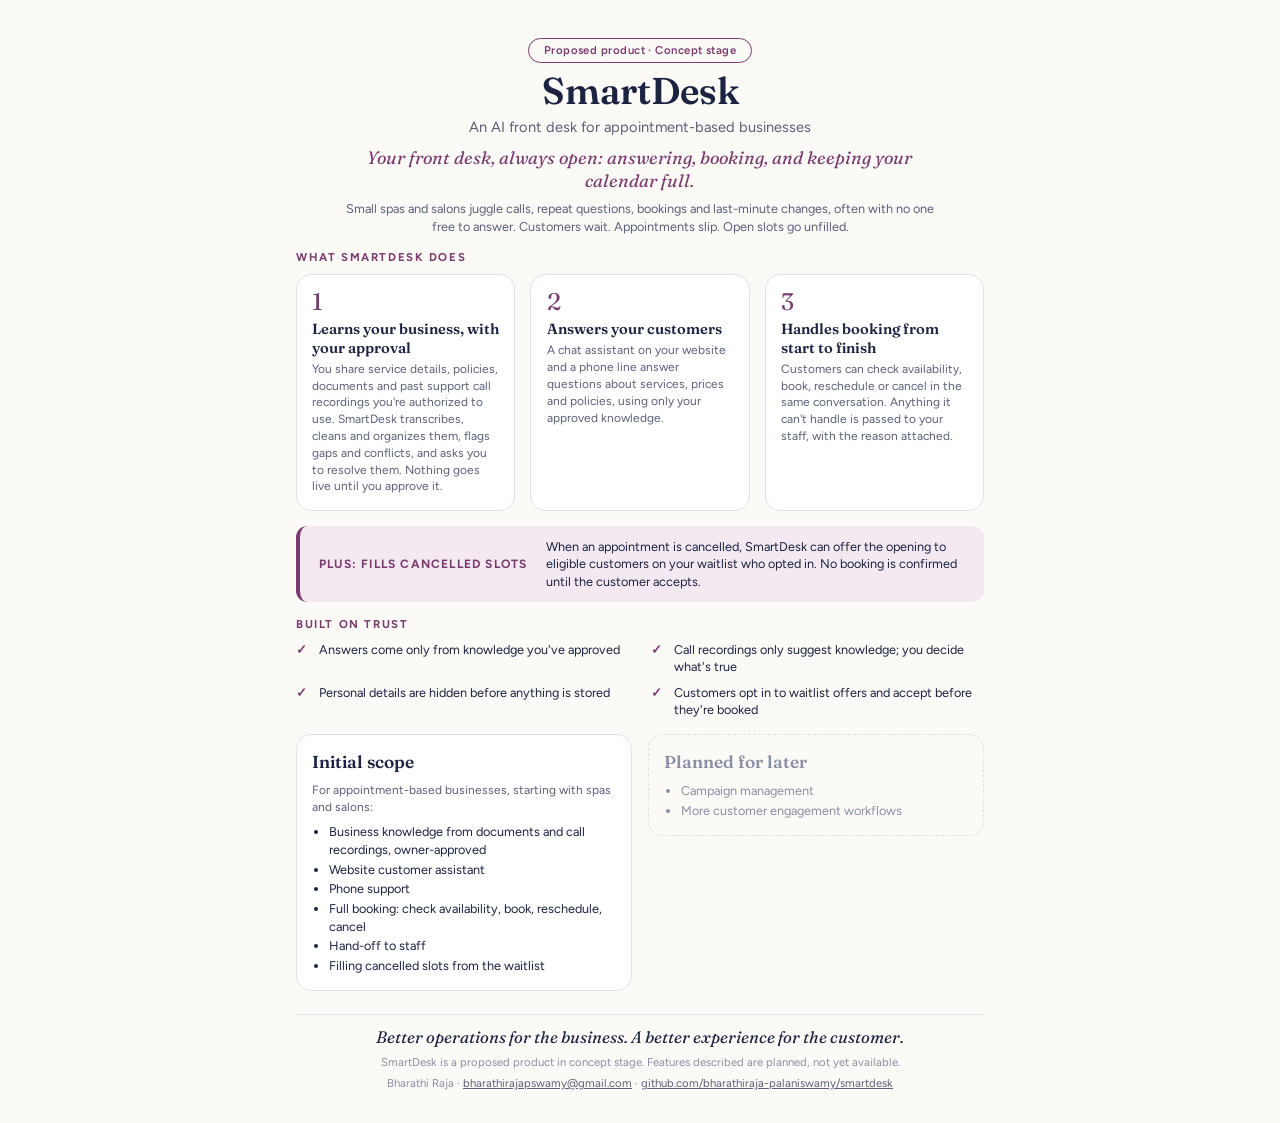
<file: pamphlet/index.html>
<!doctype html>
<html lang="en">
<head>
<meta charset="utf-8">
<meta name="viewport" content="width=device-width, initial-scale=1">
<title>SmartDesk</title>
<link rel="preconnect" href="https://fonts.googleapis.com">
<link rel="preconnect" href="https://fonts.gstatic.com" crossorigin>
<link href="https://fonts.googleapis.com/css2?family=Figtree:wght@400;600;700&family=Fraunces:ital,wght@0,600;1,400&display=swap" rel="stylesheet">
<link rel="stylesheet" href="pamphlet.css">
</head>
<body>
<main class="page">

  <header class="hero">
    <span class="badge">Proposed product · Concept stage</span>
    <h1>SmartDesk</h1>
    <p class="subtitle">An AI front desk for appointment-based businesses</p>
    <p class="headline">Your front desk, always open: answering, booking, and keeping your calendar full.</p>
    <p class="problem">Small spas and salons juggle calls, repeat questions, bookings and last-minute changes, often with no one free to answer. Customers wait. Appointments slip. Open slots go unfilled.</p>
  </header>

  <section>
    <p class="label">What SmartDesk does</p>
    <div class="steps">
      <article class="card">
        <span class="num">1</span>
        <h3>Learns your business, with your approval</h3>
        <p>You share service details, policies, documents and past support call recordings you're authorized to use. SmartDesk transcribes, cleans and organizes them, flags gaps and conflicts, and asks you to resolve them. Nothing goes live until you approve it.</p>
      </article>
      <article class="card">
        <span class="num">2</span>
        <h3>Answers your customers</h3>
        <p>A chat assistant on your website and a phone line answer questions about services, prices and policies, using only your approved knowledge.</p>
      </article>
      <article class="card">
        <span class="num">3</span>
        <h3>Handles booking from start to finish</h3>
        <p>Customers can check availability, book, reschedule or cancel in the same conversation. Anything it can't handle is passed to your staff, with the reason attached.</p>
      </article>
    </div>
  </section>

  <div class="plus">
    <strong>Plus: fills cancelled slots</strong>
    <p>When an appointment is cancelled, SmartDesk can offer the opening to eligible customers on your waitlist who opted in. No booking is confirmed until the customer accepts.</p>
  </div>

  <section>
    <p class="label">Built on trust</p>
    <ul class="trust">
      <li>Answers come only from knowledge you've approved</li>
      <li>Call recordings only suggest knowledge; you decide what's true</li>
      <li>Personal details are hidden before anything is stored</li>
      <li>Customers opt in to waitlist offers and accept before they're booked</li>
    </ul>
  </section>

  <section class="scope">
    <div class="card">
      <h2>Initial scope</h2>
      <p class="note">For appointment-based businesses, starting with spas and salons:</p>
      <ul>
        <li>Business knowledge from documents and call recordings, owner-approved</li>
        <li>Website customer assistant</li>
        <li>Phone support</li>
        <li>Full booking: check availability, book, reschedule, cancel</li>
        <li>Hand-off to staff</li>
        <li>Filling cancelled slots from the waitlist</li>
      </ul>
    </div>
    <div class="card later">
      <h2>Planned for later</h2>
      <ul>
        <li>Campaign management</li>
        <li>More customer engagement workflows</li>
      </ul>
    </div>
  </section>

  <footer>
    <p class="closing">Better operations for the business. A better experience for the customer.</p>
    <p class="disclaimer">SmartDesk is a proposed product in concept stage. Features described are planned, not yet available.</p>
    <p class="contact">Bharathi Raja · <a href="mailto:bharathirajapswamy@gmail.com">bharathirajapswamy@gmail.com</a> · <a href="https://github.com/BharathiRaja-Palaniswamy/smartdesk">github.com/bharathiraja-palaniswamy/smartdesk</a></p>
  </footer>

</main>
</body>
</html>
</file>
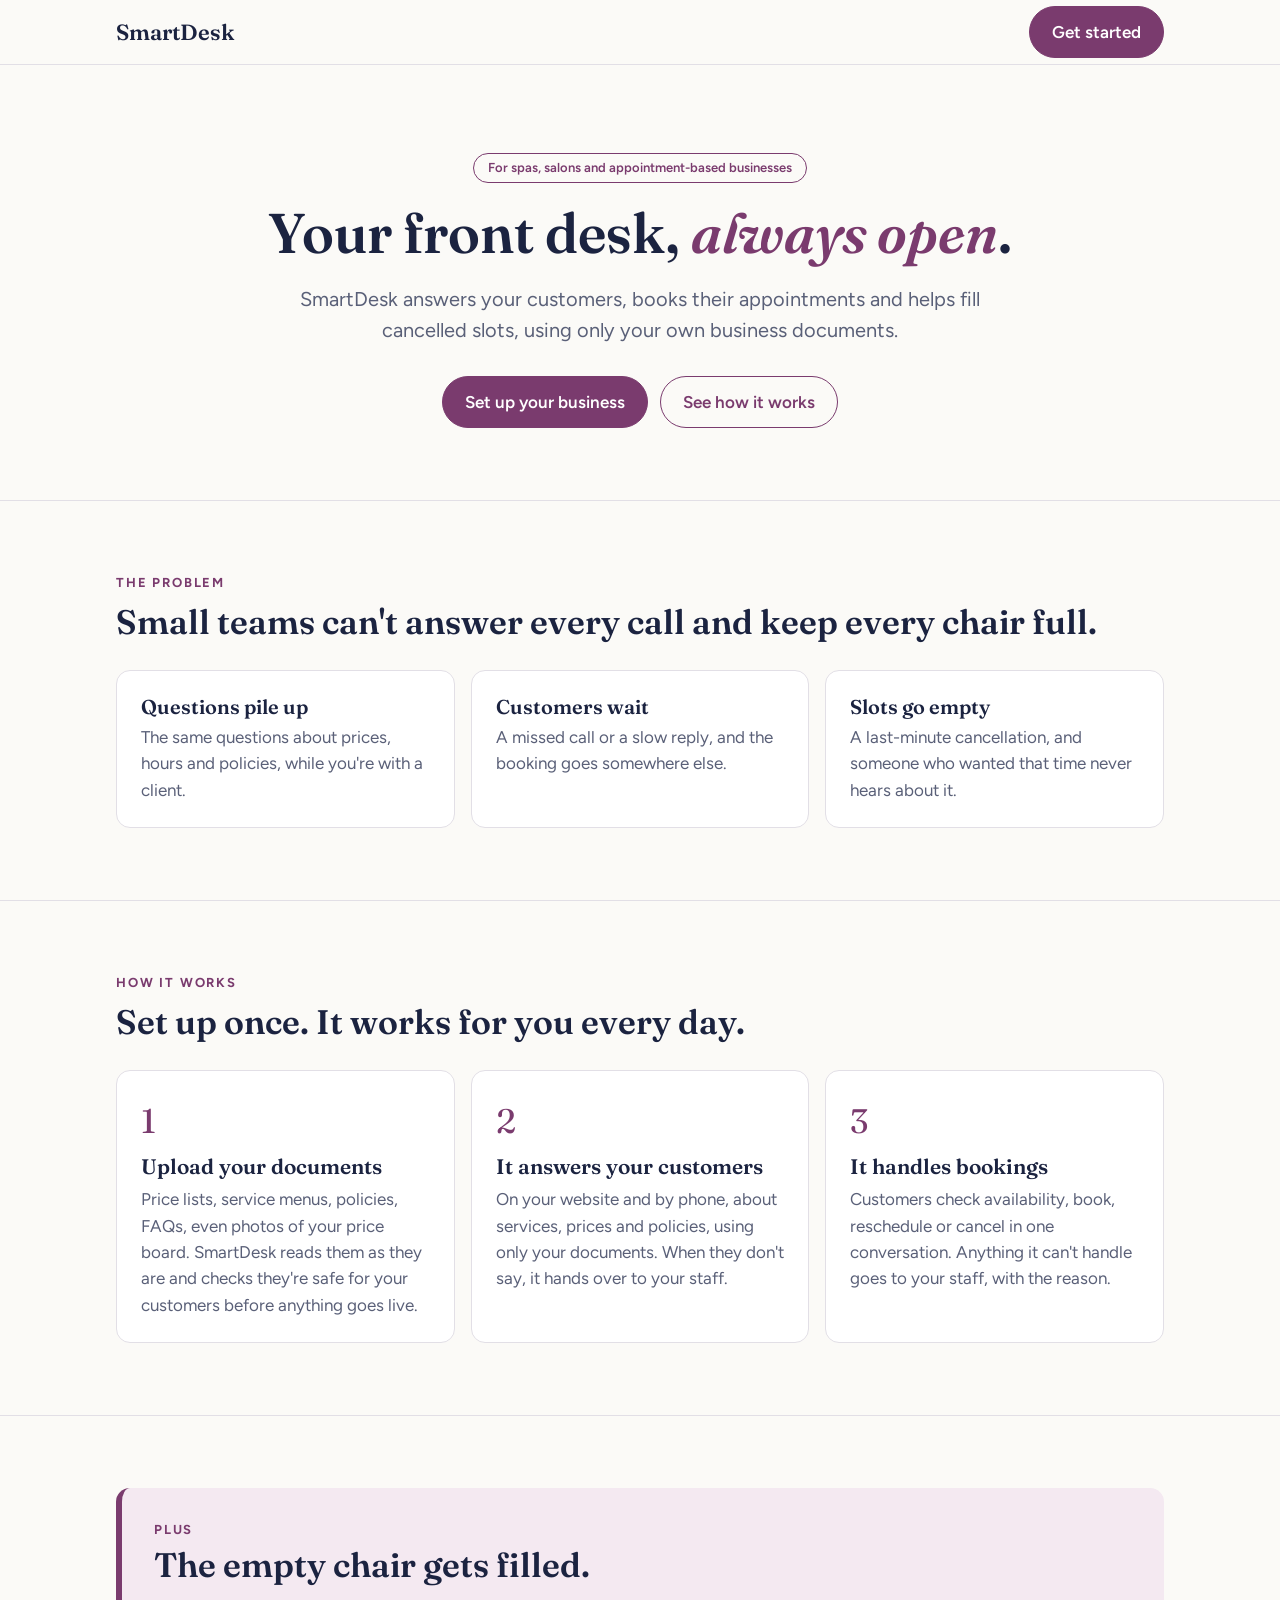
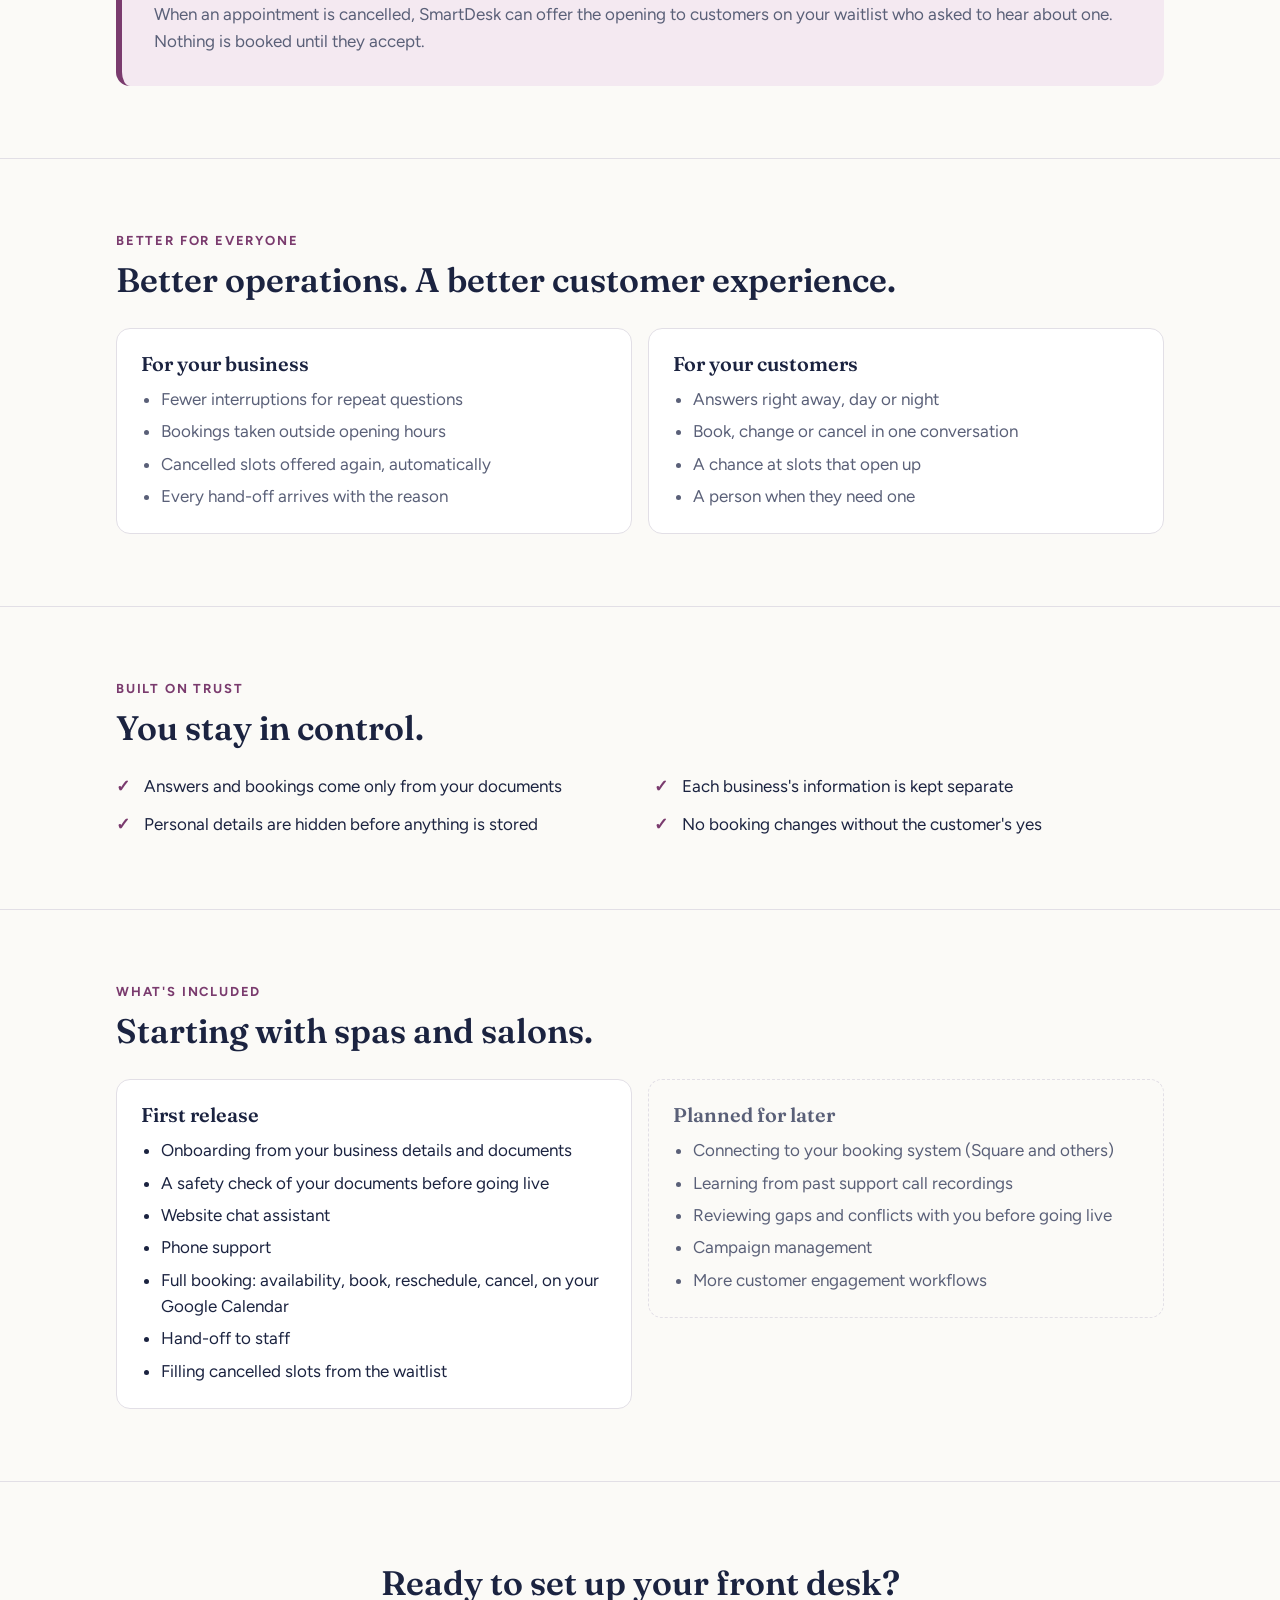
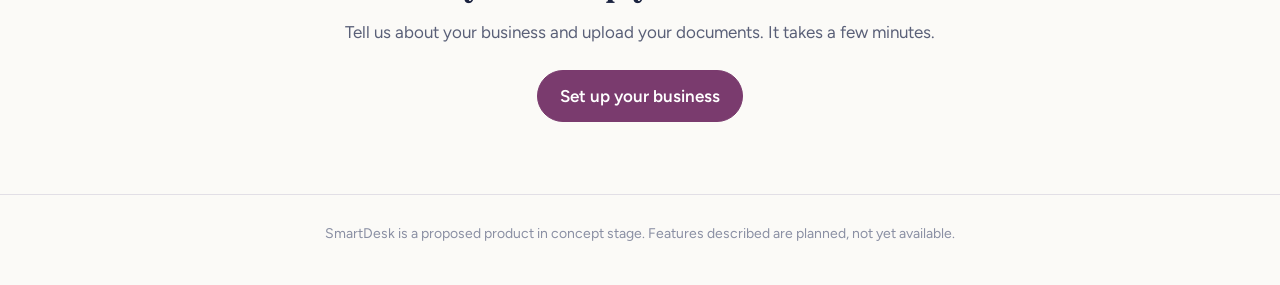
<file: web/index.html>
<!doctype html>
<html lang="en">
<head>
<meta charset="utf-8">
<meta name="viewport" content="width=device-width, initial-scale=1">
<title>SmartDesk</title>
<meta name="description" content="An AI front desk for appointment-based businesses: answers customers, handles bookings and helps fill cancelled slots.">
<link rel="preconnect" href="https://fonts.googleapis.com">
<link rel="preconnect" href="https://fonts.gstatic.com" crossorigin>
<link href="https://fonts.googleapis.com/css2?family=Figtree:wght@400;600;700&family=Fraunces:ital,wght@0,600;1,600&display=swap" rel="stylesheet">
<link rel="stylesheet" href="css/base.css">
<link rel="stylesheet" href="css/landing.css">
</head>
<body>

<header class="topbar">
  <div class="wrap">
    <a class="brand" href="index.html">SmartDesk</a>
    <a class="btn" href="onboard.html">Get started</a>
  </div>
</header>

<main>

  <section class="hero">
    <div class="wrap">
      <span class="badge">For spas, salons and appointment-based businesses</span>
      <h1>Your front desk, <em>always open</em>.</h1>
      <p>SmartDesk answers your customers, books their appointments and helps fill cancelled slots, using only your own business documents.</p>
      <div class="actions">
        <a class="btn" href="onboard.html">Set up your business</a>
        <a class="btn ghost" href="#how">See how it works</a>
      </div>
    </div>
  </section>

  <section>
    <div class="wrap">
      <p class="label">The problem</p>
      <h2>Small teams can't answer every call and keep every chair full.</h2>
      <div class="pains">
        <div class="card"><h3>Questions pile up</h3><p class="muted">The same questions about prices, hours and policies, while you're with a client.</p></div>
        <div class="card"><h3>Customers wait</h3><p class="muted">A missed call or a slow reply, and the booking goes somewhere else.</p></div>
        <div class="card"><h3>Slots go empty</h3><p class="muted">A last-minute cancellation, and someone who wanted that time never hears about it.</p></div>
      </div>
    </div>
  </section>

  <section id="how">
    <div class="wrap">
      <p class="label">How it works</p>
      <h2>Set up once. It works for you every day.</h2>
      <div class="steps">
        <div class="card"><span class="num">1</span><h3>Upload your documents</h3><p class="muted">Price lists, service menus, policies, FAQs, even photos of your price board. SmartDesk reads them as they are and checks they're safe for your customers before anything goes live.</p></div>
        <div class="card"><span class="num">2</span><h3>It answers your customers</h3><p class="muted">On your website and by phone, about services, prices and policies, using only your documents. When they don't say, it hands over to your staff.</p></div>
        <div class="card"><span class="num">3</span><h3>It handles bookings</h3><p class="muted">Customers check availability, book, reschedule or cancel in one conversation. Anything it can't handle goes to your staff, with the reason.</p></div>
      </div>
    </div>
  </section>

  <section>
    <div class="wrap">
      <div class="plus">
        <p class="label">Plus</p>
        <h2>The empty chair gets filled.</h2>
        <p class="muted">When an appointment is cancelled, SmartDesk can offer the opening to customers on your waitlist who asked to hear about one. Nothing is booked until they accept.</p>
      </div>
    </div>
  </section>

  <section>
    <div class="wrap">
      <p class="label">Better for everyone</p>
      <h2>Better operations. A better customer experience.</h2>
      <div class="gains">
        <div class="card">
          <h3>For your business</h3>
          <ul class="muted">
            <li>Fewer interruptions for repeat questions</li>
            <li>Bookings taken outside opening hours</li>
            <li>Cancelled slots offered again, automatically</li>
            <li>Every hand-off arrives with the reason</li>
          </ul>
        </div>
        <div class="card">
          <h3>For your customers</h3>
          <ul class="muted">
            <li>Answers right away, day or night</li>
            <li>Book, change or cancel in one conversation</li>
            <li>A chance at slots that open up</li>
            <li>A person when they need one</li>
          </ul>
        </div>
      </div>
    </div>
  </section>

  <section>
    <div class="wrap">
      <p class="label">Built on trust</p>
      <h2>You stay in control.</h2>
      <ul class="trust">
        <li>Answers and bookings come only from your documents</li>
        <li>Each business's information is kept separate</li>
        <li>Personal details are hidden before anything is stored</li>
        <li>No booking changes without the customer's yes</li>
      </ul>
    </div>
  </section>

  <section>
    <div class="wrap">
      <p class="label">What's included</p>
      <h2>Starting with spas and salons.</h2>
      <div class="scope">
        <div class="card">
          <h3>First release</h3>
          <ul>
            <li>Onboarding from your business details and documents</li>
            <li>A safety check of your documents before going live</li>
            <li>Website chat assistant</li>
            <li>Phone support</li>
            <li>Full booking: availability, book, reschedule, cancel, on your Google Calendar</li>
            <li>Hand-off to staff</li>
            <li>Filling cancelled slots from the waitlist</li>
          </ul>
        </div>
        <div class="card later">
          <h3>Planned for later</h3>
          <ul>
            <li>Connecting to your booking system (Square and others)</li>
            <li>Learning from past support call recordings</li>
            <li>Reviewing gaps and conflicts with you before going live</li>
            <li>Campaign management</li>
            <li>More customer engagement workflows</li>
          </ul>
        </div>
      </div>
    </div>
  </section>

  <section class="cta">
    <div class="wrap">
      <h2>Ready to set up your front desk?</h2>
      <p>Tell us about your business and upload your documents. It takes a few minutes.</p>
      <a class="btn" href="onboard.html">Set up your business</a>
    </div>
  </section>

</main>

<footer>
  <div class="wrap">SmartDesk is a proposed product in concept stage. Features described are planned, not yet available.</div>
</footer>

</body>
</html>
</file>
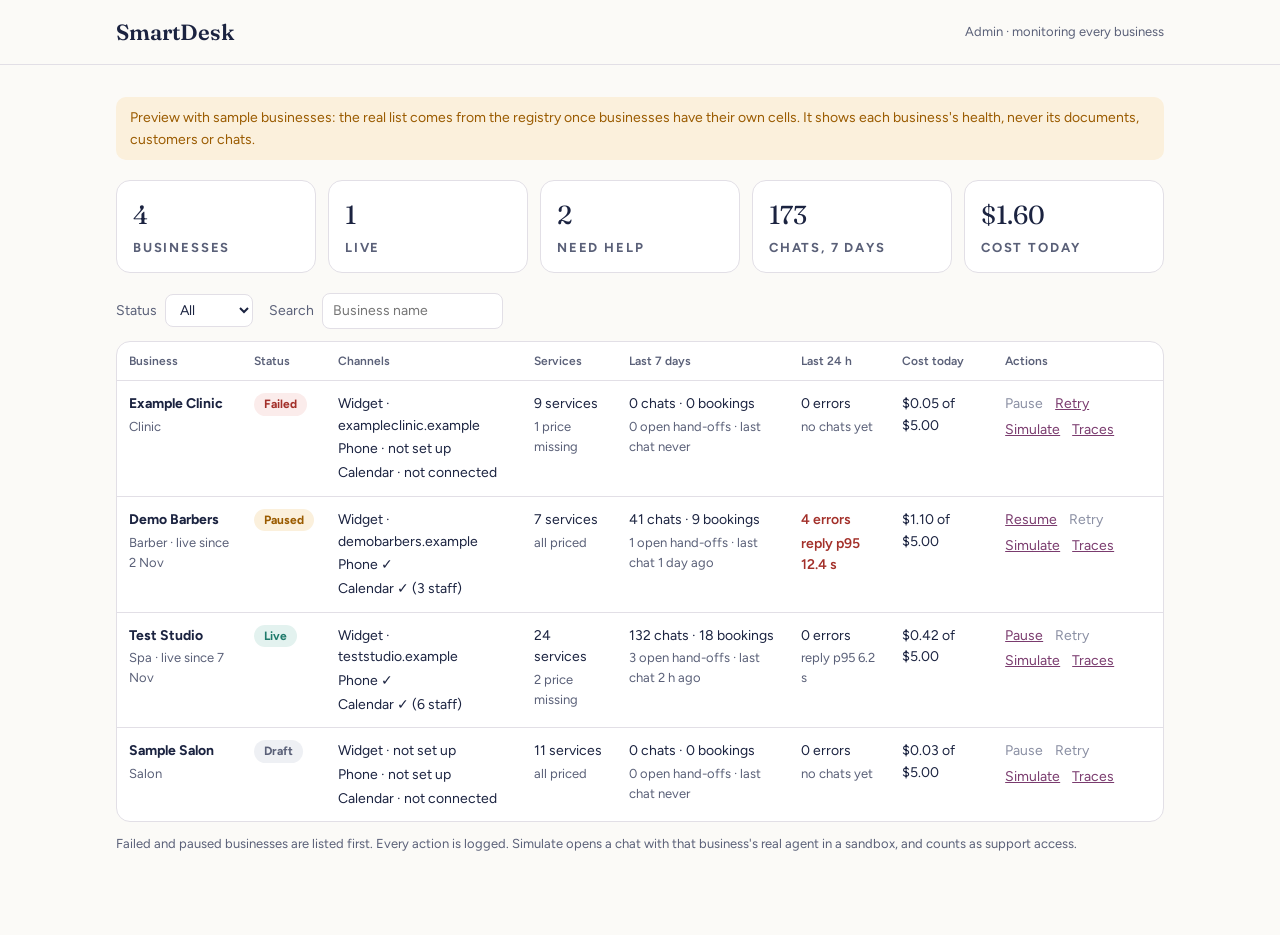
<file: web/admin.html>
<!doctype html>
<html lang="en">
<head>
<meta charset="utf-8">
<meta name="viewport" content="width=device-width, initial-scale=1">
<title>SmartDesk admin</title>
<link rel="preconnect" href="https://fonts.googleapis.com">
<link rel="preconnect" href="https://fonts.gstatic.com" crossorigin>
<link href="https://fonts.googleapis.com/css2?family=Figtree:wght@400;600;700&family=Fraunces:wght@600&display=swap" rel="stylesheet">
<link rel="stylesheet" href="css/base.css">
<link rel="stylesheet" href="css/admin.css">
</head>
<body>

<header class="topbar">
  <div class="wrap">
    <a class="brand" href="index.html">SmartDesk</a>
    <span class="muted">Admin · monitoring every business</span>
  </div>
</header>

<main class="admin wrap">
  <p class="preview-note">Preview with sample businesses: the real list comes from the registry once businesses have their own cells. It shows each business's health, never its documents, customers or chats.</p>

  <section class="summary" id="summary" aria-label="All businesses at a glance"></section>

  <div class="controls">
    <label>Status
      <select id="status-filter">
        <option value="">All</option>
        <option>live</option><option>draft</option><option>paused</option><option>failed</option>
      </select>
    </label>
    <label>Search <input type="search" id="search" placeholder="Business name"></label>
  </div>

  <div class="table-wrap">
    <table class="businesses">
      <thead>
        <tr><th>Business</th><th>Status</th><th>Channels</th><th>Services</th><th>Last 7 days</th>
            <th>Last 24 h</th><th>Cost today</th><th>Actions</th></tr>
      </thead>
      <tbody id="rows"></tbody>
    </table>
  </div>
  <p class="muted note">Failed and paused businesses are listed first. Every action is logged. Simulate opens a chat with that business's real agent in a sandbox, and counts as support access.</p>
</main>

<script src="js/admin-sample.js"></script>
<script src="js/admin.js"></script>
</body>
</html>
</file>
<file: pamphlet/pamphlet.css>
/* SmartDesk pamphlet: one printed page (A4). Borders only, no shadows,
   so every PDF viewer renders it the same. */

:root {
  --ink: #1b2340;
  --muted: #5a6078;
  --faint: #8a8fa3;
  --accent: #7a3b6e;
  --accent-soft: #f4e9f1;
  --line: #e2dfe6;
  --paper: #fbfaf7;
}

@page { size: A4; margin: 0; }

* { box-sizing: border-box; margin: 0; padding: 0; }

body {
  background: var(--paper);
  color: var(--ink);
  font-family: "Figtree", Arial, sans-serif;
  font-size: 9.5pt;
  line-height: 1.4;
  -webkit-print-color-adjust: exact;
  print-color-adjust: exact;
}

.page {
  width: 210mm;
  min-height: 297mm;
  margin: 0 auto;
  padding: 10mm 14mm 8mm;
  display: flex;
  flex-direction: column;
  gap: 4mm;
}

h1, h2, h3, .headline, .closing { font-family: "Fraunces", Georgia, serif; }

/* Hero */
.hero { text-align: center; display: flex; flex-direction: column; align-items: center; gap: 2mm; }
.badge {
  border: 1px solid var(--accent);
  color: var(--accent);
  border-radius: 999px;
  padding: 1mm 4mm;
  font-size: 8.5pt;
  font-weight: 600;
  letter-spacing: 0.04em;
}
h1 { font-size: 28pt; font-weight: 600; line-height: 1.05; }
.subtitle { font-size: 11pt; color: var(--muted); }
.headline { font-size: 13.5pt; font-style: italic; color: var(--accent); max-width: 150mm; line-height: 1.3; }
.problem { color: var(--muted); max-width: 160mm; }

/* Section labels */
.label {
  font-size: 8.5pt;
  font-weight: 700;
  letter-spacing: 0.14em;
  text-transform: uppercase;
  color: var(--accent);
  margin-bottom: 2mm;
}

/* Steps */
.steps { display: grid; grid-template-columns: repeat(3, 1fr); gap: 4mm; }
.card {
  background: #fff;
  border: 1px solid var(--line);
  border-radius: 4mm;
  padding: 4mm;
}
.num { font-family: "Fraunces", Georgia, serif; font-size: 18pt; color: var(--accent); line-height: 1; }
h3 { font-size: 11pt; font-weight: 600; margin: 1.5mm 0 1mm; line-height: 1.25; }
.card p { color: var(--muted); font-size: 9pt; }

/* Plus callout */
.plus {
  display: flex;
  gap: 5mm;
  align-items: center;
  background: var(--accent-soft);
  border-left: 1.2mm solid var(--accent);
  border-radius: 3mm;
  padding: 3mm 5mm;
}
.plus strong {
  color: var(--accent);
  font-size: 9pt;
  letter-spacing: 0.1em;
  text-transform: uppercase;
  white-space: nowrap;
}

/* Trust */
.trust { list-style: none; display: grid; grid-template-columns: 1fr 1fr; gap: 2mm 6mm; }
.trust li { padding-left: 6mm; position: relative; }
.trust li::before { content: "✓"; position: absolute; left: 0; color: var(--accent); font-weight: 700; }

/* Scope */
.scope { display: grid; grid-template-columns: 1fr 1fr; gap: 4mm; align-items: start; }
.scope .card ul { padding-left: 4.5mm; display: flex; flex-direction: column; gap: 0.5mm; }
.scope .note { color: var(--muted); font-size: 9pt; margin-bottom: 2mm; }
.scope .later { background: transparent; border-style: dashed; color: var(--faint); }
.scope h2 { font-size: 13pt; font-weight: 600; margin-bottom: 2mm; }

/* Footer */
footer { margin-top: auto; border-top: 1px solid var(--line); padding-top: 3mm; text-align: center; display: flex; flex-direction: column; gap: 1.5mm; }
.closing { font-size: 12.5pt; font-style: italic; }
.disclaimer, .contact { font-size: 8.5pt; color: var(--faint); }
.contact a { color: var(--muted); }

@media print { .page { height: 297mm; } }

/* Narrow screens (the page as a website) */
@media screen and (max-width: 720px) {
  .page { width: auto; min-height: 0; padding: 24px 16px; }
  .steps, .scope, .trust { grid-template-columns: 1fr; }
  .plus { flex-direction: column; align-items: flex-start; }
}
</file>
<file: web/css/base.css>
/* Shared by every page: colours, type, buttons, layout helpers. */

:root {
  --ink: #1b2340;
  --muted: #5a6078;
  --faint: #8a8fa3;
  --accent: #7a3b6e;
  --accent-dark: #5e2c55;
  --accent-soft: #f4e9f1;
  --good: #1f7a6b;
  --good-soft: #e3f2ef;
  --warn: #9a5b00;
  --warn-soft: #fbf0dc;
  --line: #e2dfe6;
  --paper: #fbfaf7;
  --card: #ffffff;
  --radius: 14px;
}

* { box-sizing: border-box; margin: 0; padding: 0; }

body {
  background: var(--paper);
  color: var(--ink);
  font-family: "Figtree", Arial, sans-serif;
  font-size: 17px;
  line-height: 1.55;
}

h1, h2, h3 { font-family: "Fraunces", Georgia, serif; font-weight: 600; line-height: 1.15; }
a { color: var(--accent); }

.wrap { max-width: 1080px; margin: 0 auto; padding: 0 16px; }

.label {
  font-size: 13px;
  font-weight: 700;
  letter-spacing: 0.14em;
  text-transform: uppercase;
  color: var(--accent);
}

.muted { color: var(--muted); }

.btn {
  display: inline-block;
  border: 1px solid var(--accent);
  background: var(--accent);
  color: #fff;
  font: inherit;
  font-weight: 600;
  padding: 12px 22px;
  border-radius: 999px;
  text-decoration: none;
  cursor: pointer;
}
.btn:hover { background: var(--accent-dark); }
.btn:disabled { opacity: 0.45; cursor: not-allowed; }
.btn.ghost { background: transparent; color: var(--accent); }
.btn.ghost:hover { background: var(--accent-soft); }

.card {
  background: var(--card);
  border: 1px solid var(--line);
  border-radius: var(--radius);
  padding: 24px;
}

.badge {
  display: inline-block;
  border: 1px solid var(--accent);
  color: var(--accent);
  border-radius: 999px;
  padding: 4px 14px;
  font-size: 13px;
  font-weight: 600;
}

/* Top bar shared by the landing page and onboarding */
.topbar { border-bottom: 1px solid var(--line); background: var(--paper); }
.topbar .wrap { display: flex; align-items: center; justify-content: space-between; height: 64px; }
.brand { font-family: "Fraunces", Georgia, serif; font-size: 22px; font-weight: 600; color: var(--ink); text-decoration: none; }
</file>
<file: web/css/landing.css>
/* The landing page's sections, top to bottom. */

section { padding: 72px 0; }
section + section { border-top: 1px solid var(--line); }
section h2 { font-size: 34px; margin: 10px 0 16px; }

/* Hero */
.hero { text-align: center; padding: 88px 0 72px; }
.hero h1 { font-size: 56px; margin: 18px auto 18px; max-width: 820px; }
.hero h1 em { color: var(--accent); }
.hero p { font-size: 20px; color: var(--muted); max-width: 680px; margin: 0 auto 30px; }
.hero .actions { display: flex; gap: 12px; justify-content: center; flex-wrap: wrap; }

/* Problem: three pains */
.pains { display: grid; grid-template-columns: repeat(3, 1fr); gap: 16px; margin-top: 28px; }
.pains h3 { font-size: 20px; margin-bottom: 6px; }

/* How it works */
.steps { display: grid; grid-template-columns: repeat(3, 1fr); gap: 16px; margin-top: 28px; }
.steps .num { font-family: "Fraunces", Georgia, serif; font-size: 34px; color: var(--accent); }
.steps h3 { font-size: 21px; margin: 6px 0 8px; }

/* Plus: the empty chair */
.plus { background: var(--accent-soft); border-left: 6px solid var(--accent); border-radius: var(--radius); padding: 32px; }
.plus h2 { margin-top: 6px; }

/* Who gains what */
.gains { display: grid; grid-template-columns: 1fr 1fr; gap: 16px; margin-top: 28px; }
.gains ul, .scope ul { padding-left: 20px; display: grid; gap: 6px; margin-top: 10px; }

/* Trust */
.trust { list-style: none; display: grid; grid-template-columns: 1fr 1fr; gap: 12px 28px; margin-top: 24px; }
.trust li { padding-left: 28px; position: relative; }
.trust li::before { content: "✓"; position: absolute; left: 0; color: var(--accent); font-weight: 700; }

/* Scope */
.scope { display: grid; grid-template-columns: 1fr 1fr; gap: 16px; margin-top: 28px; align-items: start; }
.scope .later { background: transparent; border-style: dashed; color: var(--muted); }

/* Closing call to action */
.cta { text-align: center; }
.cta p { color: var(--muted); margin-bottom: 24px; }

footer { border-top: 1px solid var(--line); padding: 28px 0 40px; text-align: center; font-size: 14px; color: var(--faint); }

@media (max-width: 760px) {
  .hero h1 { font-size: 38px; }
  .pains, .steps, .gains, .trust, .scope { grid-template-columns: 1fr; }
  section { padding: 52px 0; }
}
</file>
<file: web/css/admin.css>
/* Admin console: summary tiles, filters, and the businesses table. */

.admin { padding: 32px 16px 80px; }
.admin .preview-note { background: var(--warn-soft); color: var(--warn); border-radius: 10px; padding: 10px 14px; font-size: 14px; margin-bottom: 20px; }

.summary { display: grid; grid-template-columns: repeat(5, 1fr); gap: 12px; margin-bottom: 20px; }
.tile { background: var(--card); border: 1px solid var(--line); border-radius: var(--radius); padding: 14px 16px; display: grid; gap: 2px; }
.tile .value { font-family: "Fraunces", Georgia, serif; font-size: 26px; }
.tile .label { font-size: 13px; color: var(--muted); }

.controls { display: flex; gap: 16px; flex-wrap: wrap; margin-bottom: 12px; font-size: 14px; color: var(--muted); }
.controls label { display: flex; gap: 8px; align-items: center; }
.controls select, .controls input { font: inherit; border: 1px solid var(--line); border-radius: 8px; padding: 6px 10px; background: #fff; color: var(--ink); }

.table-wrap { overflow-x: auto; background: var(--card); border: 1px solid var(--line); border-radius: var(--radius); }
.businesses { width: 100%; border-collapse: collapse; font-size: 14px; min-width: 980px; }
.businesses th { text-align: left; font-size: 12px; color: var(--muted); font-weight: 600; padding: 10px 12px; border-bottom: 1px solid var(--line); white-space: nowrap; }
.businesses td { padding: 12px; border-bottom: 1px solid var(--line); vertical-align: top; }
.businesses tr:last-child td { border-bottom: 0; }
.stack { display: grid; gap: 2px; }
.stack .muted, .muted { color: var(--muted); font-size: 13px; }
.warn { color: #a3302a; font-weight: 600; }

.status { display: inline-block; border-radius: 999px; padding: 2px 10px; font-size: 12px; font-weight: 700; text-transform: capitalize; }
.status.live { background: var(--good-soft); color: var(--good); }
.status.draft { background: #eef0f4; color: var(--muted); }
.status.paused { background: var(--warn-soft); color: var(--warn); }
.status.failed { background: #fbeceb; color: #a3302a; }

.actions { display: flex; flex-wrap: wrap; gap: 4px 12px; }
.link { border: 0; background: none; color: var(--accent); font: inherit; font-size: 14px; cursor: pointer; text-decoration: underline; padding: 0; }
.link:disabled { color: var(--faint); cursor: default; text-decoration: none; }
.note { margin-top: 12px; }

@media (max-width: 760px) {
  .summary { grid-template-columns: repeat(2, 1fr); }
}
</file>
